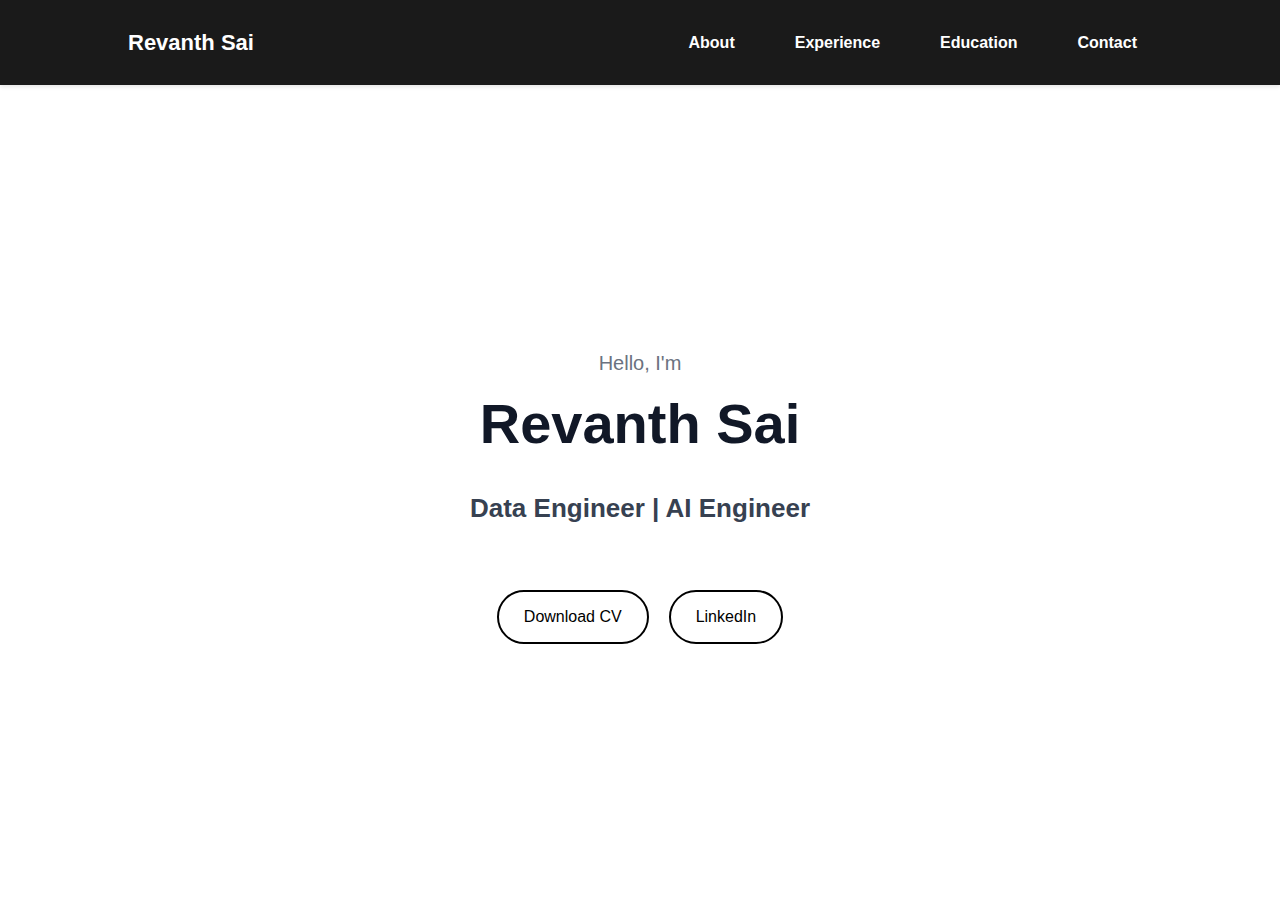
<file: index.html>
<!DOCTYPE html>
<html lang="en">
<head>
  <meta charset="UTF-8" />
  <meta name="viewport" content="width=device-width, initial-scale=1.0"/>
  <title>Revanth Sai</title>
  <link rel="stylesheet" href="style.css" />
</head>
<body>
  <nav class="navbar">
    <div class="logo">Revanth Sai</div>
    <ul class="nav-links">
      <li><a href="about.html">About</a></li>
      <li><a href="experience.html">Experience</a></li>
      <li><a href="education.html">Education</a></li>
      <li><a href="contact.html">Contact</a></li>
    </ul>
  </nav>

  <section class="hero">
    <p>Hello, I'm</p>
    <h1>Revanth Sai</h1>
    <h2>Data Engineer | AI Engineer</h2>
    <div class="buttons">
      <a href="Revanth_Resume.pdf" class="btn">Download CV</a>
      <a href="https://www.linkedin.com/in/rev-sai-/" target="_blank" class="btn">LinkedIn</a>
    </div>
  </section>
</body>
</html>
</file>
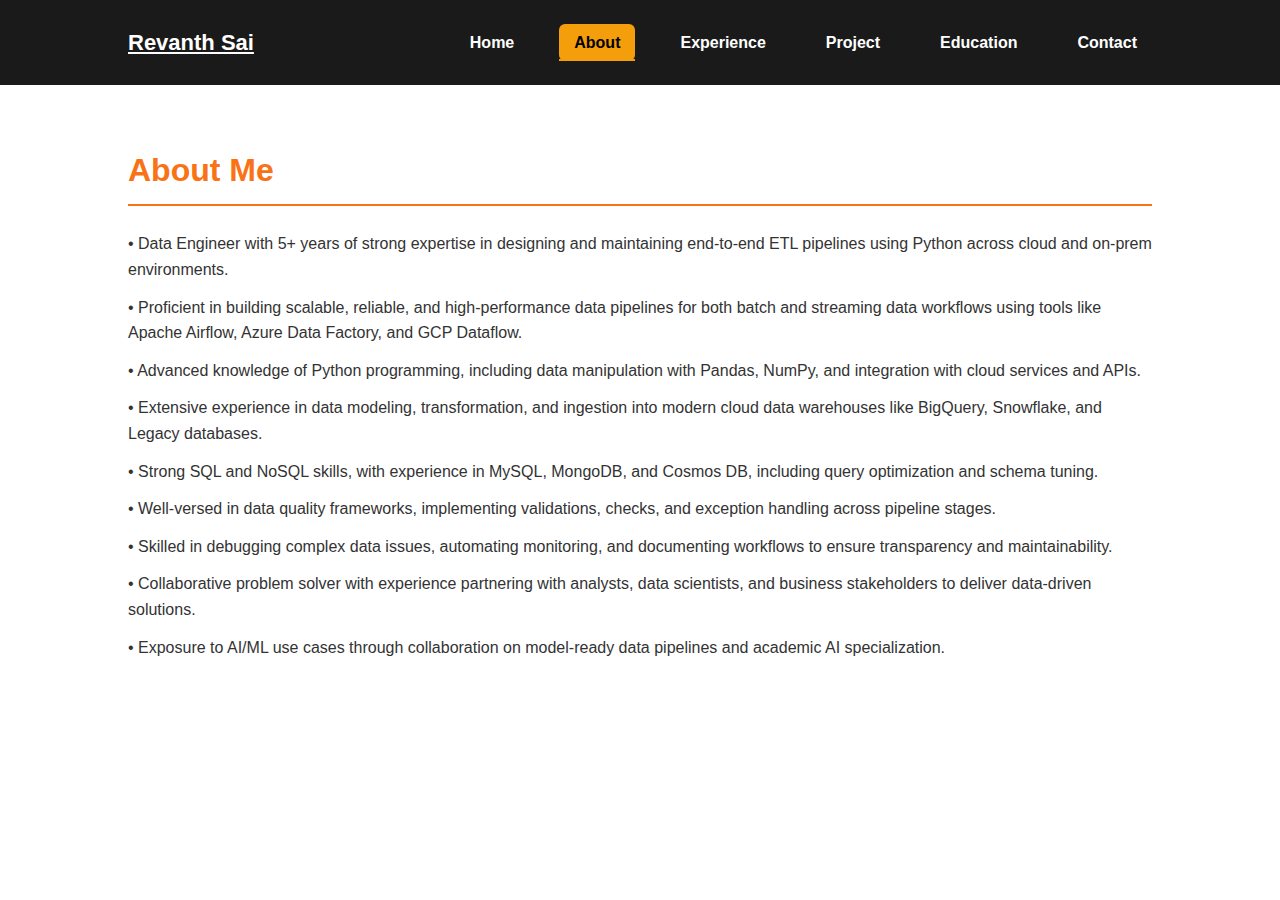
<file: about.html>
<!DOCTYPE html>
<html lang="en">
<head>
  <meta charset="UTF-8" />
  <meta name="viewport" content="width=device-width, initial-scale=1.0"/>
  <title>About - Revanth Sai</title>
  <link rel="stylesheet" href="style.css" />
</head>
<body>

  <nav class="navbar">
    <a href="index.html" class="logo">Revanth Sai</a>
    <ul class="nav-links">
      <li><a href="index.html">Home</a></li>
      <li><a href="about.html" class="active">About</a></li>
      <li><a href="experience.html">Experience</a></li>
      <li><a href="project.html">Project</a></li>
      <li><a href="education.html">Education</a></li>
      <li><a href="contact.html">Contact</a></li>
    </ul>
  </nav>

  <main>
    <section id="about">
      <h1>About Me</h1>
      <p>• Data Engineer with 5+ years of strong expertise in designing and maintaining end-to-end ETL pipelines using Python across cloud and on-prem environments.</p>
      <p>• Proficient in building scalable, reliable, and high-performance data pipelines for both batch and streaming data workflows using tools like Apache Airflow, Azure Data Factory, and GCP Dataflow.</p>
      <p>• Advanced knowledge of Python programming, including data manipulation with Pandas, NumPy, and integration with cloud services and APIs.</p>
      <p>• Extensive experience in data modeling, transformation, and ingestion into modern cloud data warehouses like BigQuery, Snowflake, and Legacy databases.</p>
      <p>• Strong SQL and NoSQL skills, with experience in MySQL, MongoDB, and Cosmos DB, including query optimization and schema tuning.</p>
      <p>• Well-versed in data quality frameworks, implementing validations, checks, and exception handling across pipeline stages.</p>
      <p>• Skilled in debugging complex data issues, automating monitoring, and documenting workflows to ensure transparency and maintainability.</p>
      <p>• Collaborative problem solver with experience partnering with analysts, data scientists, and business stakeholders to deliver data-driven solutions.</p>
      <p>• Exposure to AI/ML use cases through collaboration on model-ready data pipelines and academic AI specialization.</p>
    </section>
  </main>

</body>
</html>
</file>
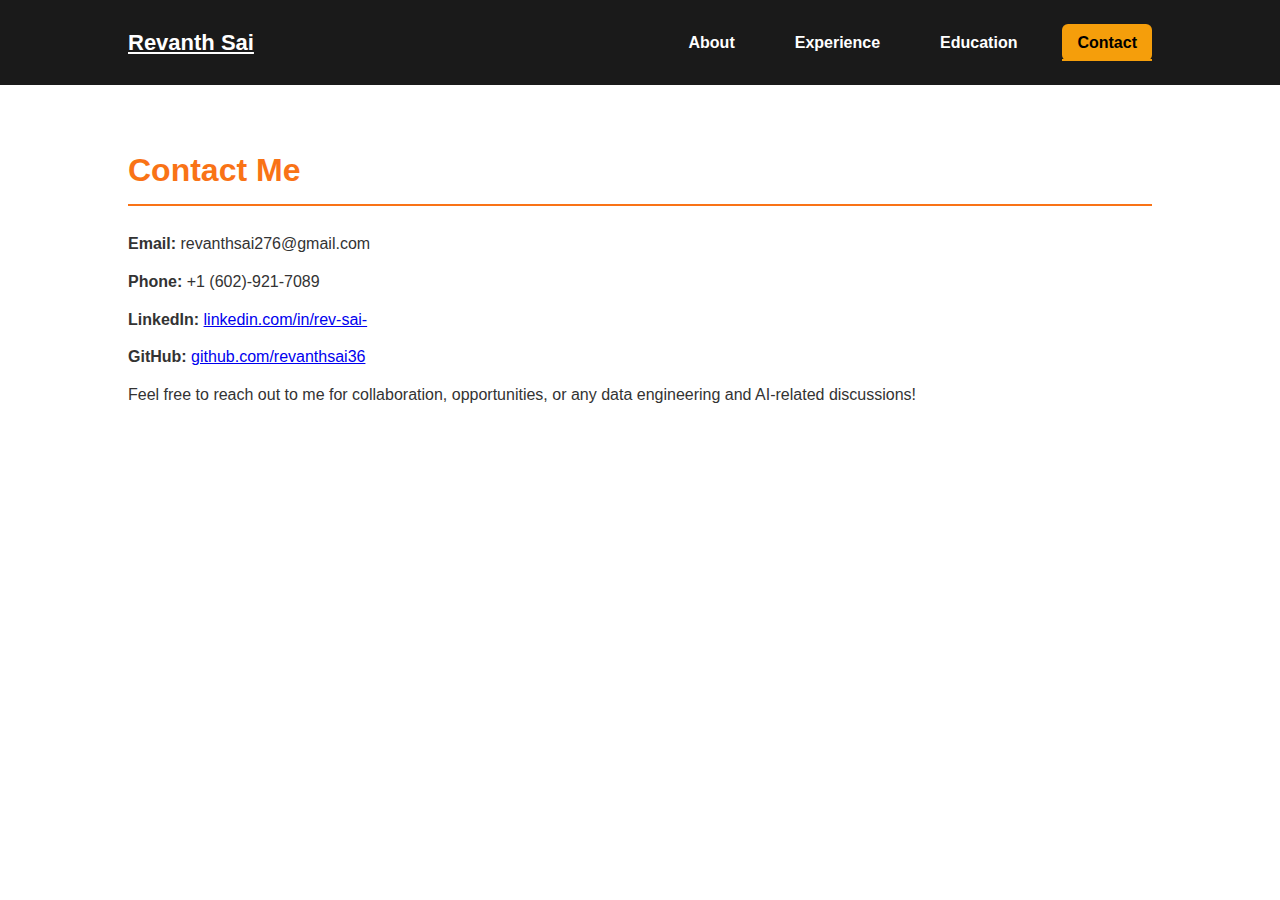
<file: contact.html>
<!DOCTYPE html>
<html lang="en">
<head>
  <meta charset="UTF-8" />
  <meta name="viewport" content="width=device-width, initial-scale=1.0"/>
  <title>Contact - Revanth Sai</title>
  <link rel="stylesheet" href="style.css" />
</head>
<body>
  <nav class="navbar">
    <a href="index.html" class="logo">Revanth Sai</a>
    <ul class="nav-links">
      <li><a href="about.html">About</a></li>
      <li><a href="experience.html">Experience</a></li>
      <li><a href="education.html">Education</a></li>
      <li><a href="contact.html" class="active">Contact</a></li>
    </ul>
  </nav>

  <main>
    <section id="contact">
      <h1>Contact Me</h1>

      <p><strong>Email:</strong> revanthsai276@gmail.com</p>
      <p><strong>Phone:</strong> +1 (602)-921-7089</p>
      <p><strong>LinkedIn:</strong> <a href="https://www.linkedin.com/in/rev-sai-/" target="_blank">linkedin.com/in/rev-sai-</a></p>
      <p><strong>GitHub:</strong> <a href="https://github.com/revanthsai36" target="_blank">github.com/revanthsai36</a></p>

      <p>Feel free to reach out to me for collaboration, opportunities, or any data engineering and AI-related discussions!</p>
    </section>
  </main>
</body>
</html>
</file>
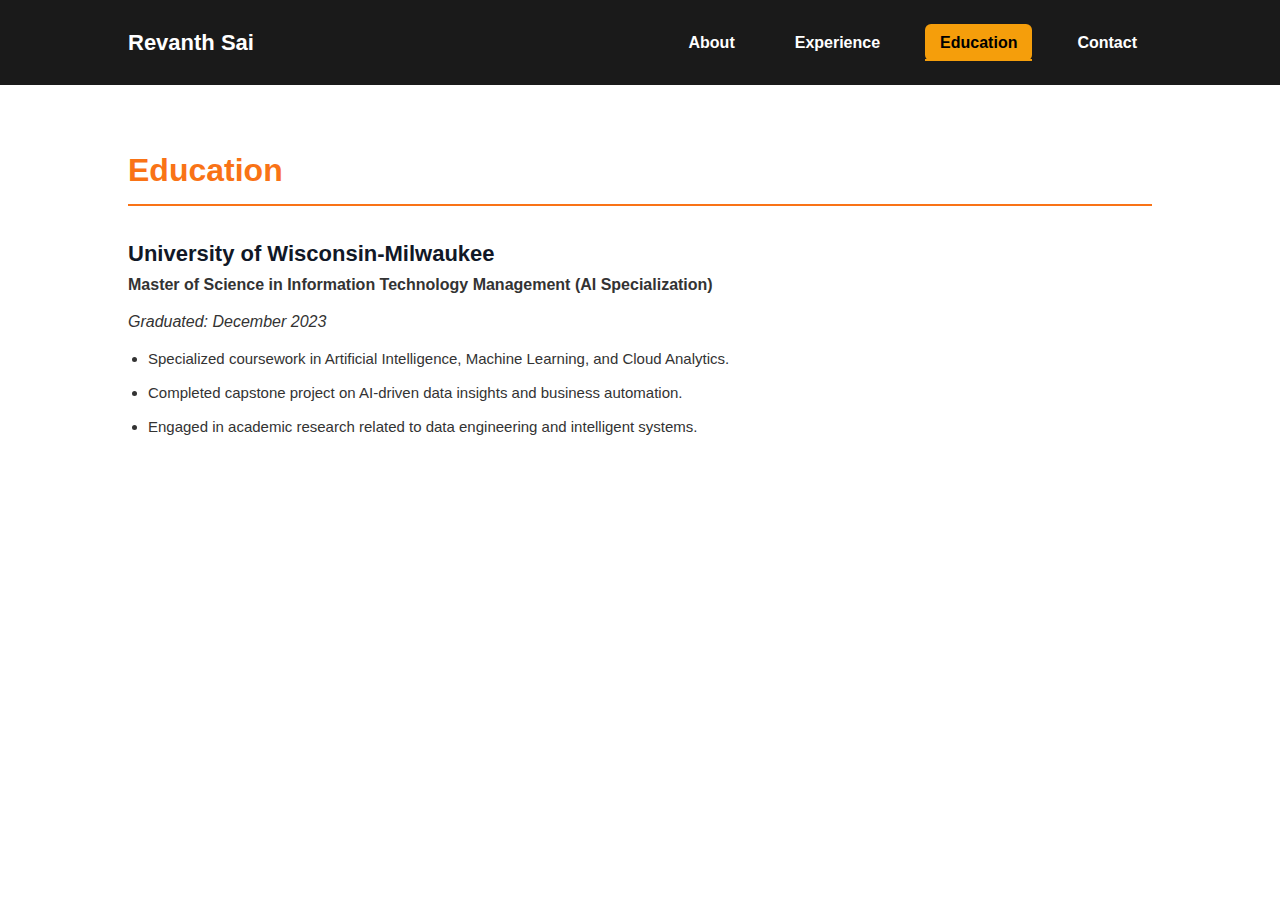
<file: education.html>
<!DOCTYPE html>
<html lang="en">
<head>
  <meta charset="UTF-8" />
  <meta name="viewport" content="width=device-width, initial-scale=1.0"/>
  <title>Education - Revanth Sai</title>
  <link rel="stylesheet" href="style.css" />
</head>
<body>
  <nav class="navbar">
    <div class="logo">Revanth Sai</div>
    <ul class="nav-links">
      <li><a href="about.html">About</a></li>
      <li><a href="experience.html">Experience</a></li>
      <li><a href="education.html" class="active">Education</a></li>
      <li><a href="contact.html">Contact</a></li>
    </ul>
  </nav>

  <main>
    <section id="education">
      <h1>Education</h1>

      <h2>University of Wisconsin-Milwaukee</h2>
      <p><strong>Master of Science in Information Technology Management (AI Specialization)</strong></p>
      <p><em>Graduated: December 2023</em></p>
      <ul>
        <li>Specialized coursework in Artificial Intelligence, Machine Learning, and Cloud Analytics.</li>
        <li>Completed capstone project on AI-driven data insights and business automation.</li>
        <li>Engaged in academic research related to data engineering and intelligent systems.</li>
      </ul>
    </section>
  </main>
</body>
</html>
</file>
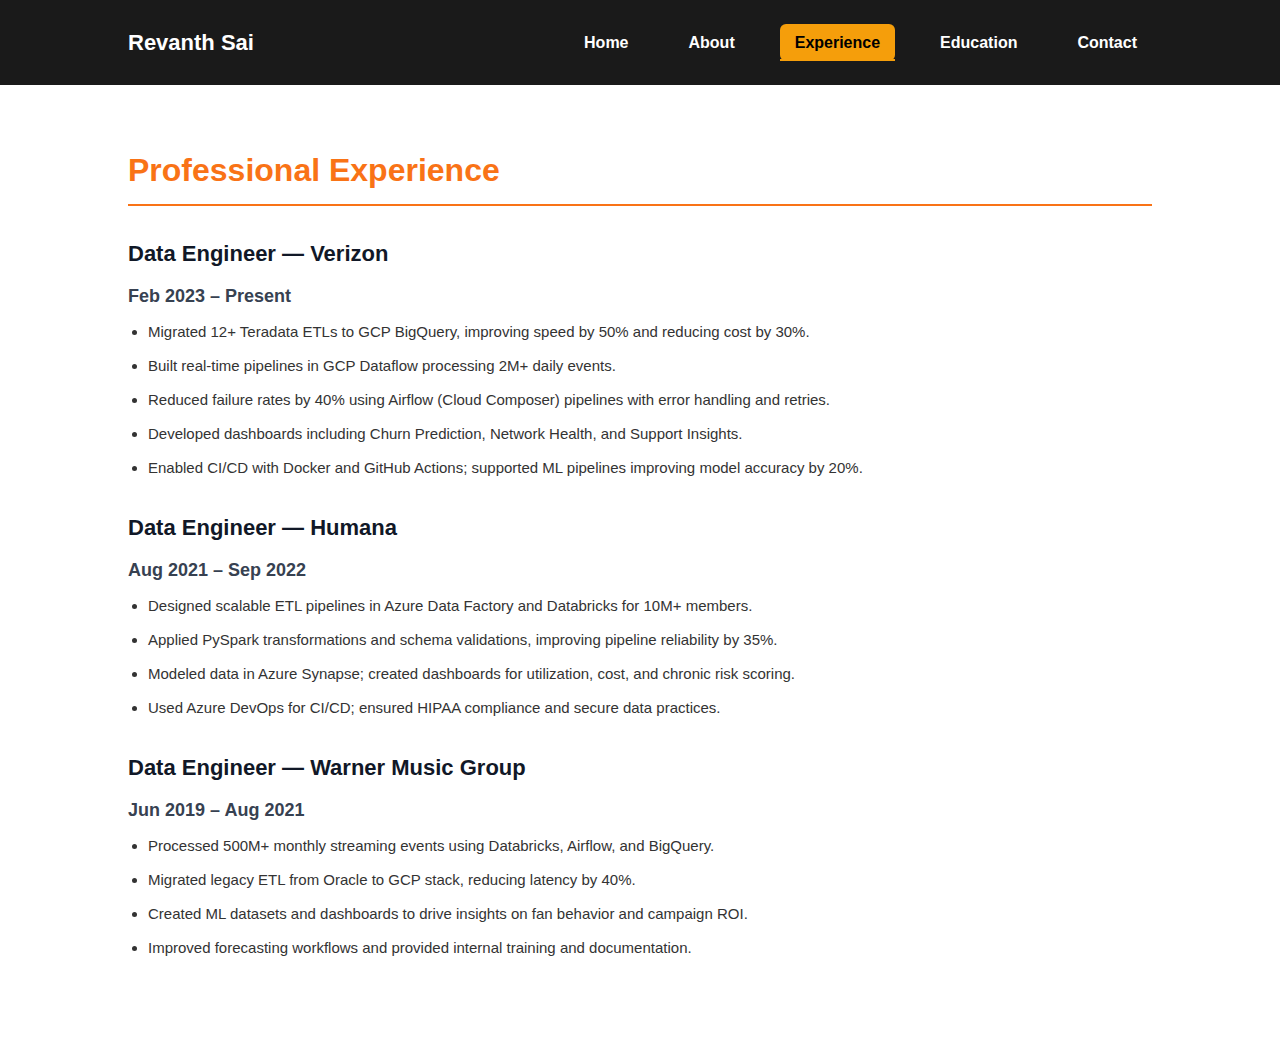
<file: experience.html>
<!DOCTYPE html>
<html lang="en">
<head>
  <meta charset="UTF-8" />
  <meta name="viewport" content="width=device-width, initial-scale=1.0"/>
  <title>Experience - Revanth Sai</title>
  <link rel="stylesheet" href="style.css" />
</head>
<body>

  <!-- Navbar -->
  <nav class="navbar">
    <div class="logo">Revanth Sai</div>
    <ul class="nav-links">
      <li><a href="index.html">Home</a></li>
      <li><a href="about.html">About</a></li>
      <li><a href="experience.html" class="active">Experience</a></li>
      <li><a href="education.html">Education</a></li>
      <li><a href="contact.html">Contact</a></li>
    </ul>
  </nav>

  <!-- Main Section -->
  <main>
    <section id="experience">
      <h1>Professional Experience</h1>

      <h2>Data Engineer — Verizon</h2>
      <h3>Feb 2023 – Present</h3>
      <ul>
        <li>Migrated 12+ Teradata ETLs to GCP BigQuery, improving speed by 50% and reducing cost by 30%.</li>
        <li>Built real-time pipelines in GCP Dataflow processing 2M+ daily events.</li>
        <li>Reduced failure rates by 40% using Airflow (Cloud Composer) pipelines with error handling and retries.</li>
        <li>Developed dashboards including Churn Prediction, Network Health, and Support Insights.</li>
        <li>Enabled CI/CD with Docker and GitHub Actions; supported ML pipelines improving model accuracy by 20%.</li>
      </ul>

      <h2>Data Engineer — Humana</h2>
      <h3>Aug 2021 – Sep 2022</h3>
      <ul>
        <li>Designed scalable ETL pipelines in Azure Data Factory and Databricks for 10M+ members.</li>
        <li>Applied PySpark transformations and schema validations, improving pipeline reliability by 35%.</li>
        <li>Modeled data in Azure Synapse; created dashboards for utilization, cost, and chronic risk scoring.</li>
        <li>Used Azure DevOps for CI/CD; ensured HIPAA compliance and secure data practices.</li>
      </ul>

      <h2>Data Engineer — Warner Music Group</h2>
      <h3>Jun 2019 – Aug 2021</h3>
      <ul>
        <li>Processed 500M+ monthly streaming events using Databricks, Airflow, and BigQuery.</li>
        <li>Migrated legacy ETL from Oracle to GCP stack, reducing latency by 40%.</li>
        <li>Created ML datasets and dashboards to drive insights on fan behavior and campaign ROI.</li>
        <li>Improved forecasting workflows and provided internal training and documentation.</li>
      </ul>
    </section>
  </main>

</body>
</html>
</file>
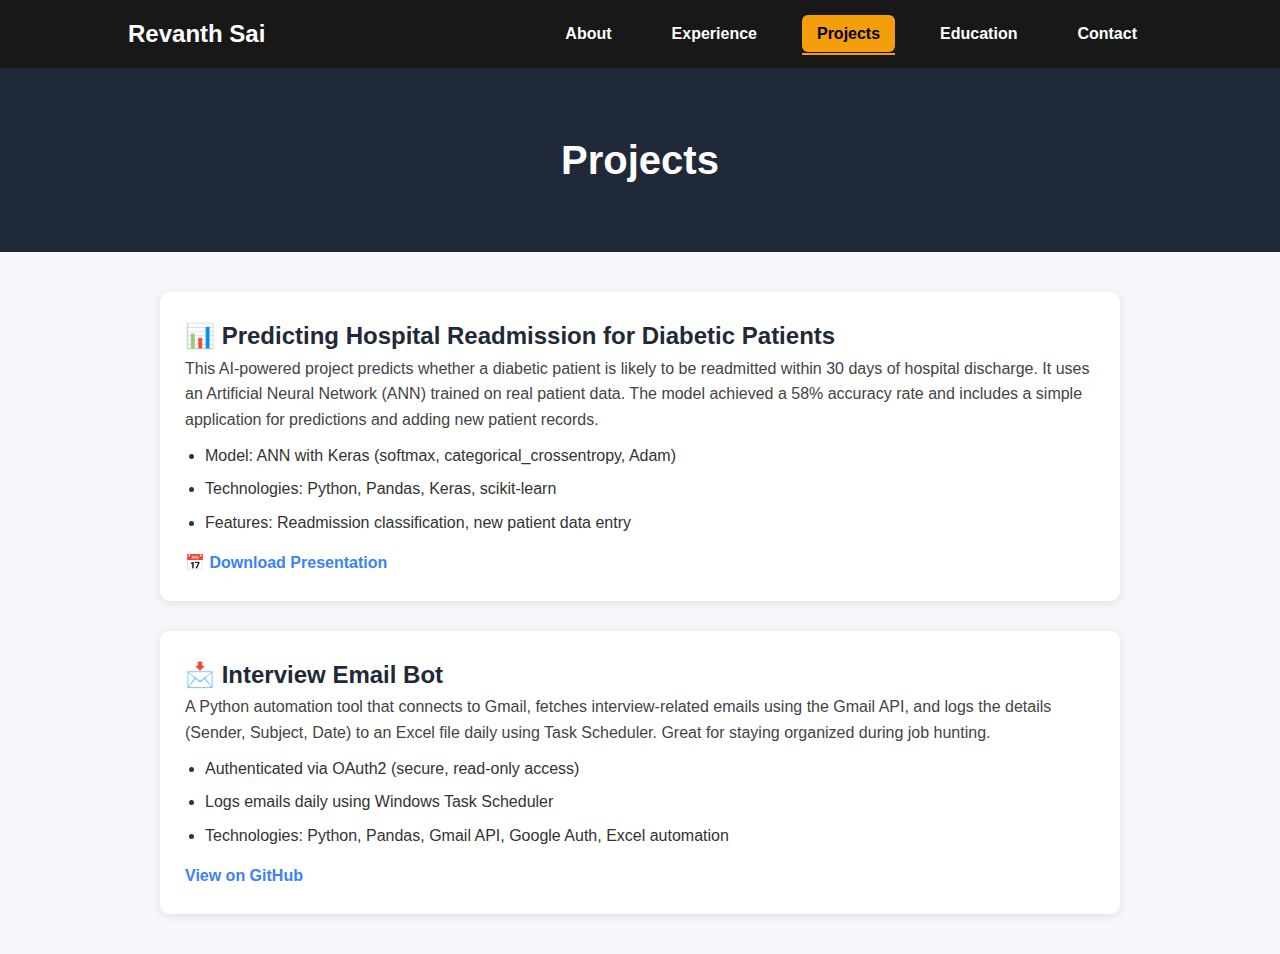
<file: projects.html>
<!DOCTYPE html>
<html lang="en">
<head>
  <meta charset="UTF-8" />
  <meta name="viewport" content="width=device-width, initial-scale=1.0"/>
  <title>Projects | Revanth Sai</title>
  <link rel="stylesheet" href="style.css" />
  <style>
    body {
      font-family: 'Poppins', sans-serif;
      background: #f5f7fa;
      margin: 0;
      padding: 0;
    }
    .navbar {
      background-color: #181818;
      padding: 15px 10%;
      display: flex;
      justify-content: space-between;
      align-items: center;
    }
    .navbar .logo {
      color: white;
      font-size: 24px;
      font-weight: bold;
    }
    .nav-links {
      list-style: none;
      display: flex;
      gap: 30px;
    }
    .nav-links a {
      color: white;
      text-decoration: none;
      font-weight: 600;
      position: relative;
    }
    .nav-links a::after {
      content: "";
      position: absolute;
      left: 0;
      bottom: -3px;
      height: 2px;
      width: 0;
      background-color: #f59e0b;
      transition: width 0.3s ease;
    }
    .nav-links a:hover::after,
    .nav-links a.active::after {
      width: 100%;
    }

    .project-header {
      background: #1f2937;
      color: white;
      padding: 60px 20px;
      text-align: center;
    }
    .project-header h1 {
      font-size: 40px;
      margin: 0;
    }
    .project-section {
      max-width: 1000px;
      margin: 40px auto;
      padding: 0 20px;
    }
    .project-card {
      background: white;
      padding: 25px;
      border-radius: 10px;
      box-shadow: 0 2px 10px rgba(0,0,0,0.1);
      margin-bottom: 30px;
    }
    .project-card h2 {
      margin-top: 0;
      color: #1f2937;
    }
    .project-card p {
      line-height: 1.6;
      color: #444;
    }
    .project-card ul {
      padding-left: 20px;
      margin-top: 10px;
      margin-bottom: 15px;
    }
    .project-card ul li {
      color: #333;
      margin-bottom: 8px;
    }
    .project-card a {
      display: inline-block;
      margin-right: 20px;
      color: #3b82f6;
      text-decoration: none;
      font-weight: 600;
    }
    .project-card a:hover {
      text-decoration: underline;
    }
  </style>
</head>
<body>

  <nav class="navbar">
    <div class="logo">Revanth Sai</div>
    <ul class="nav-links">
      <li><a href="about.html">About</a></li>
      <li><a href="experience.html">Experience</a></li>
      <li><a href="projects.html" class="active">Projects</a></li>
      <li><a href="education.html">Education</a></li>
      <li><a href="contact.html">Contact</a></li>
    </ul>
  </nav>

  <section class="project-header">
    <h1>Projects</h1>
  </section>

  <section class="project-section">

    <div class="project-card">
      <h2>📊 Predicting Hospital Readmission for Diabetic Patients</h2>
      <p>
        This AI-powered project predicts whether a diabetic patient is likely to be readmitted within 30 days of hospital discharge.
        It uses an Artificial Neural Network (ANN) trained on real patient data. The model achieved a 58% accuracy rate and includes
        a simple application for predictions and adding new patient records.
      </p>
      <ul>
        <li>Model: ANN with Keras (softmax, categorical_crossentropy, Adam)</li>
        <li>Technologies: Python, Pandas, Keras, scikit-learn</li>
        <li>Features: Readmission classification, new patient data entry</li>
      </ul>
      <a href="files/diabetes_readmission_project.pptx" download>📅 Download Presentation</a>
    </div>

    <div class="project-card">
      <h2>📩 Interview Email Bot</h2>
      <p>
        A Python automation tool that connects to Gmail, fetches interview-related emails using the Gmail API,
        and logs the details (Sender, Subject, Date) to an Excel file daily using Task Scheduler.
        Great for staying organized during job hunting.
      </p>
      <ul>
        <li>Authenticated via OAuth2 (secure, read-only access)</li>
        <li>Logs emails daily using Windows Task Scheduler</li>
        <li>Technologies: Python, Pandas, Gmail API, Google Auth, Excel automation</li>
      </ul>
      <a href="https://github.com/revanthsai36/interview-email-bot-" target="_blank">View on GitHub</a>
    </div>

  </section>

</body>
</html>
</file>
<file: style.css>
* {
  margin: 0;
  padding: 0;
  box-sizing: border-box;
}

body {
  font-family: 'Poppins', sans-serif;
  background: #fff;
  color: #222;
  line-height: 1.6;
}

/* Navbar */
.navbar {
  display: flex;
  justify-content: space-between;
  align-items: center;
  padding: 25px 10%;
  background: #1a1a1a;
  box-shadow: 0 2px 4px rgba(0, 0, 0, 0.1);
}

.logo {
  font-size: 22px;
  font-weight: 700;
  color: white;
  cursor: pointer;
}

.nav-links {
  list-style: none;
  display: flex;
  gap: 30px;
}

.nav-links a {
  text-decoration: none;
  color: white;
  font-size: 16px;
  font-weight: 600;
  padding: 10px 15px;
  border-radius: 6px;
  transition: background 0.3s ease;
}

.nav-links a:hover {
  background-color: #f59e0b;
  color: #000;
}

.nav-links a.active {
  background-color: #f59e0b;
  color: #000;
}

/* Main Sections (About, Experience, Education, Contact) */
main {
  padding: 60px 10%;
  background-color: #fff;
}

main h1 {
  font-size: 32px;
  color: #f97316;
  margin-bottom: 25px;
  border-bottom: 2px solid #f97316;
  padding-bottom: 8px;
}

main p {
  margin-bottom: 12px;
  font-size: 16px;
  color: #333;
}

main h2 {
  font-size: 22px;
  margin-top: 30px;
  color: #111827;
}

main h3 {
  font-size: 18px;
  margin-top: 10px;
  color: #374151;
}

main ul {
  padding-left: 20px;
  margin-top: 10px;
  margin-bottom: 30px;
}

main ul li {
  margin-bottom: 10px;
  list-style: disc;
  color: #333;
  font-size: 15px;
}

/* Hero Section (Homepage) */
.hero {
  display: flex;
  flex-direction: column;
  align-items: center;
  justify-content: center;
  min-height: calc(100vh - 80px); /* Adjusts for navbar */
  text-align: center;
  padding: 60px 20px;
}

.hero p {
  font-size: 20px;
  color: #6b7280;
}

.hero h1 {
  font-size: 56px;
  font-weight: 800;
  color: #111827;
  margin-bottom: 20px;
}

.hero h2 {
  font-size: 26px;
  font-weight: 600;
  color: #374151;
  margin-bottom: 30px;
}

.buttons {
  display: flex;
  gap: 20px;
  margin-top: 30px;
  flex-wrap: wrap;
  justify-content: center;
}

.btn {
  text-decoration: none;
  border: 2px solid #000;
  padding: 12px 25px;
  border-radius: 30px;
  font-size: 16px;
  font-weight: 500;
  color: #000;
  transition: all 0.3s ease;
}

.btn:hover {
  background-color: #000;
  color: #fff;
}

/* Footer (if used) */
footer {
  background-color: #1a1a1a;
  color: white;
  text-align: center;
  padding: 20px 0;
  font-size: 14px;
  margin-top: 40px;
}

/* Responsive Design */
@media screen and (max-width: 768px) {
  .navbar {
    flex-direction: column;
    gap: 15px;
    padding: 20px 5%;
  }

  .nav-links {
    flex-direction: column;
    align-items: center;
  }

  .logo {
    font-size: 20px;
  }

  main {
    padding: 30px 5%;
  }

  .hero h1 {
    font-size: 38px;
  }

  .hero h2 {
    font-size: 18px;
  }

  .btn {
    display: block;
    margin: 10px auto;
  }
}
/* Underline on hover for nav links */
.nav-links a {
  position: relative;
  text-decoration: none;
}

.nav-links a::after {
  content: "";
  position: absolute;
  left: 0;
  bottom: 0;
  height: 2px;
  width: 0;
  background-color: #f59e0b;
  transition: width 0.3s ease;
}

.nav-links a:hover::after {
  width: 100%;
}

/* Keep underline on active link */
.nav-links a.active::after {
  width: 100%;
}
</file>
